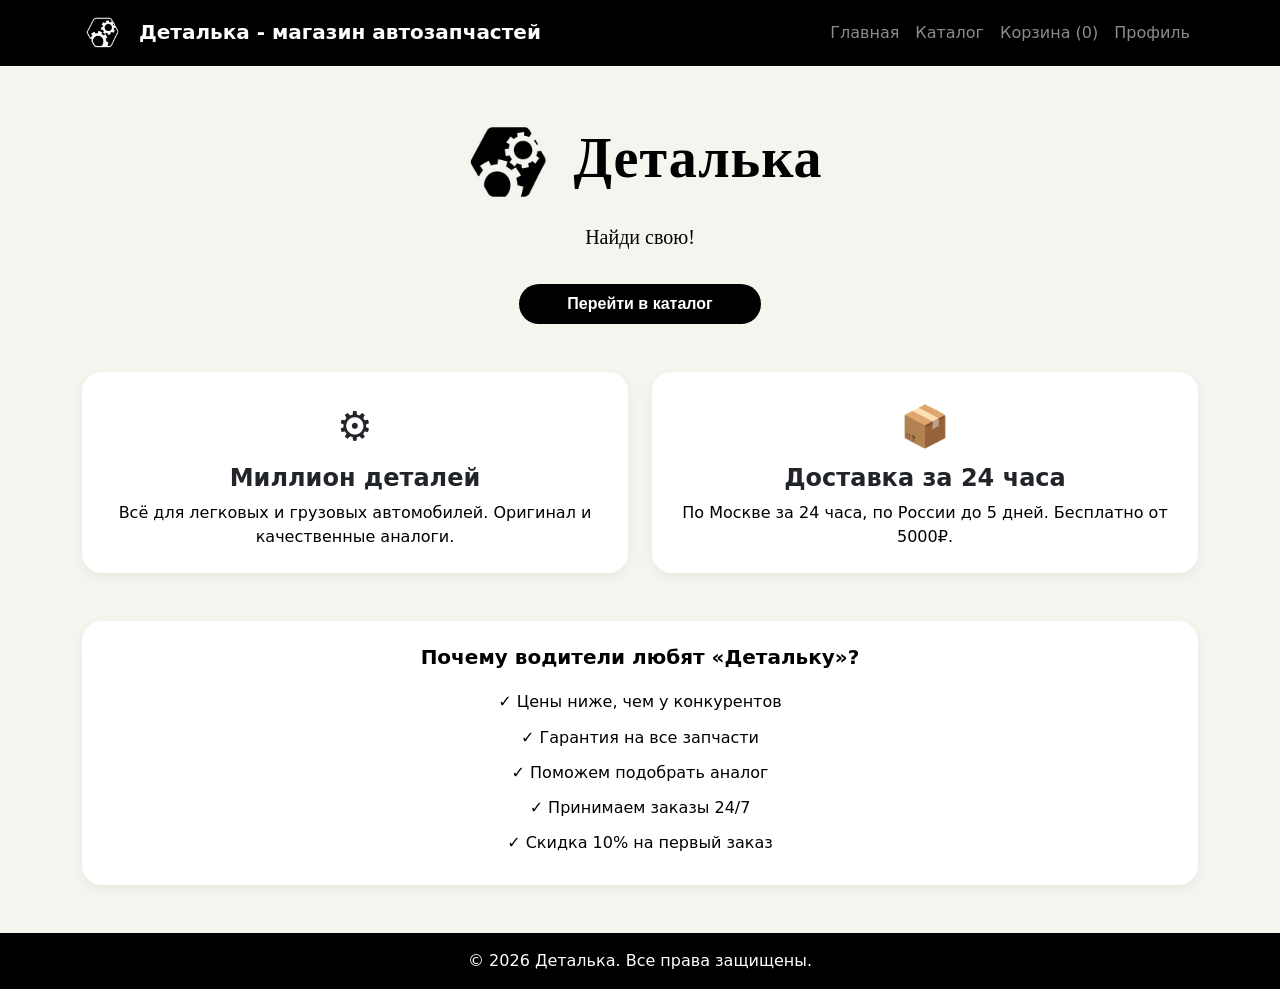
<file: front/index.html>
<!DOCTYPE html>
<html lang="ru">
<head>
    <meta charset="UTF-8">
    <meta name="viewport" content="width=device-width, initial-scale=1.0">
    <title>Деталька - Магазин автозапчастей</title>
    <link href="https://cdn.jsdelivr.net/npm/bootstrap@5.3.0/dist/css/bootstrap.min.css" rel="stylesheet">
    <link rel="stylesheet" href="style.css">
</head>
<body>
    <nav class="navbar navbar-expand-lg navbar-dark">
        <div class="container">
           <a class="navbar-brand fw-semibold" href="index.html">
            <img src="images/лого.png" alt="Логотип" style="height: 40px; width: auto; display: inline-block; margin-right: 10px;">
             Деталька - магазин автозапчастей
            </a>
            <button class="navbar-toggler" type="button" data-bs-toggle="collapse" data-bs-target="#navbarNav">
                <span class="navbar-toggler-icon"></span>
            </button>
            <div class="collapse navbar-collapse" id="navbarNav">
                <ul class="navbar-nav ms-auto">
    <li class="nav-item"><a class="nav-link" href="index.html">Главная</a></li>
    <li class="nav-item"><a class="nav-link" href="catalog.html">Каталог</a></li>
    <li class="nav-item"><a class="nav-link" href="cart.html">Корзина (<span id="cartCount">0</span>)</a></li>
    <li class="nav-item"><a class="nav-link" href="profile.html">Профиль</a></li>
    <li class="nav-item" id="adminNavItem" style="display: none;">
        <a class="nav-link" href="admin.html">Админ-панель</a>
    </li>
    <li class="nav-item" id="logoutNavItem" style="display: none;">
        <a class="nav-link" href="#" onclick="logoutUser(); return false;">Выйти</a>
    </li>
</ul>
            </div>
        </div>
    </nav>

    <div class="container my-5">
        <!-- Шапка -->
        <div class="text-center mb-5">
            <h1 class="display-4 fw-bold" style="color: #000000;">
            <img src="images/лого2.png" alt="Логотип" style="height: 100px; width: auto; display: inline-block; margin-right: 1px;">
            Деталька</h1>
            <p class="lead-text mt-2">Найди свою!</p>
            <a href="catalog.html" class="btn btn-soft mt-3 px-5 py-2 rounded-pill fw-semibold">Перейти в каталог</a>
          <a href="react-api.html"
   class="btn btn-outline-dark mt-3 px-5 py-2 rounded-pill fw-semibold admin-only-link"
   style="display: none;">
    React API
</a>
        </div>

        <div class="row g-4 mb-5">
            <div class="col-md-6">
                <div class="feature-card text-center">
                    <div class="fs-1 mb-2">⚙️</div>
                    <h4>Миллион деталей</h4>
                    <p class="mb-0" style="color: #000000;">Всё для легковых и грузовых автомобилей. Оригинал и качественные аналоги.</p>
                </div>
            </div>
            <div class="col-md-6">
                <div class="feature-card text-center">
                    <div class="fs-1 mb-2">📦</div>
                    <h4>Доставка за 24 часа</h4>
                    <p class="mb-0" style="color: #000000;">По Москве за 24 часа, по России до 5 дней. Бесплатно от 5000₽.</p>
                </div>
            </div>
        </div>

        <div class="benefits-list">
            <h2 class="h5 text-center mb-3 fw-semibold" style="color: #000000;">Почему водители любят «Детальку»?</h2>
            <ul class="list-unstyled text-center mb-0" style="color: #000000;">
                <li>✓ Цены ниже, чем у конкурентов</li>
                <li>✓ Гарантия на все запчасти</li>
                <li>✓ Поможем подобрать аналог</li>
                <li>✓ Принимаем заказы 24/7</li>
                <li>✓ Скидка 10% на первый заказ</li>
            </ul>
        </div>
    </div>

    <footer class="text-white text-center py-3 mt-5">
        <p class="mb-0">&copy; 2026 Деталька. Все права защищены.</p>
    </footer>

    <script src="https://cdn.jsdelivr.net/npm/bootstrap@5.3.0/dist/js/bootstrap.bundle.min.js"></script>
    <script src="script.js"></script>
</body>
</html>
</file>
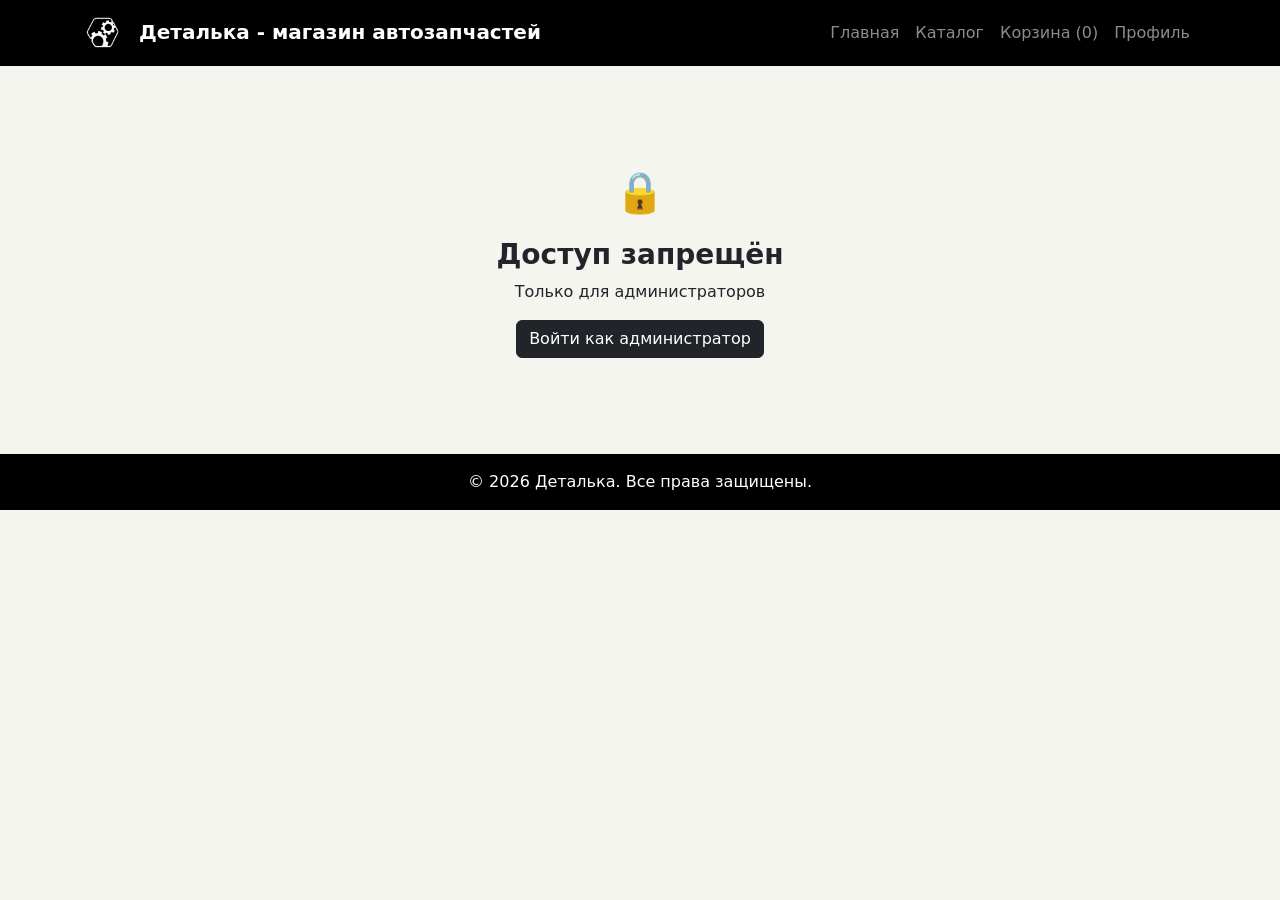
<file: front/admin.html>
<!DOCTYPE html>
<html lang="ru">
<head>
    <meta charset="UTF-8">
    <meta name="viewport" content="width=device-width, initial-scale=1.0">
    <title>Админ-панель - Деталька</title>
    <link href="https://cdn.jsdelivr.net/npm/bootstrap@5.3.0/dist/css/bootstrap.min.css" rel="stylesheet">
    <link rel="stylesheet" href="style.css">
</head>
<body>
    <nav class="navbar navbar-expand-lg navbar-dark">
        <div class="container">
            <a class="navbar-brand fw-semibold" href="index.html">
            <img src="images/лого.png" alt="Логотип" style="height: 40px; width: auto; display: inline-block; margin-right: 10px;">
             Деталька - магазин автозапчастей
            </a>
            <button class="navbar-toggler" type="button" data-bs-toggle="collapse" data-bs-target="#navbarNav">
                <span class="navbar-toggler-icon"></span>
            </button>
            <div class="collapse navbar-collapse" id="navbarNav">
                <ul class="navbar-nav ms-auto">
                    <li class="nav-item"><a class="nav-link" href="index.html">Главная</a></li>
                    <li class="nav-item"><a class="nav-link" href="catalog.html">Каталог</a></li>
                    <li class="nav-item"><a class="nav-link" href="cart.html">Корзина (<span id="cartCount">0</span>)</a></li>
                    <li class="nav-item"><a class="nav-link" href="profile.html">Профиль</a></li>
                    <li class="nav-item" id="adminNavItem" style="display: none;">
                        <a class="nav-link active" href="admin.html">Админ-панель</a>
                    </li>
                    <li class="nav-item" id="logoutNavItem" style="display: none;">
                        <a class="nav-link" href="#" onclick="logoutUser(); return false;">Выйти</a>
                    </li>
                </ul>
            </div>
        </div>
    </nav>

    <div class="container my-5">
        <div id="unauthorizedMessage" class="text-center py-5" style="display: none;">
            <div class="fs-1 mb-3">🔒</div>
            <h3>Доступ запрещён</h3>
            <p>Только для администраторов</p>
            <a href="login.html" class="btn btn-dark">Войти как администратор</a>
        </div>
        
        <div id="adminContent" style="display: none;">
            <h1 class="text-center mb-4">Панель администратора</h1>
            
            <!-- Вкладка: Пользователи -->
            <div id="tabUsers" class="tab-content">
                <div class="card">
                    <div class="card-header bg-dark text-white d-flex justify-content-between align-items-center">
                        <span>Список пользователей</span>
                    </div>
                    <div class="card-body">
                        <div id="usersList" class="table-responsive">
                            <div class="text-center py-3">
                                <div class="spinner-border text-dark" role="status">
                                    <span class="visually-hidden">Загрузка...</span>
                                </div>
                                <p>Загрузка пользователей...</p>
                            </div>
                        </div>
                    </div>
                </div>
            </div>
            <div class="card mt-4">
    <div class="card-header bg-dark text-white">
        Добавить товар в каталог
    </div>
    <div class="card-body">
        <form id="addProductForm">
            <div class="mb-3">
                <label class="form-label">Название товара</label>
                <input type="text" class="form-control" id="productName" required>
            </div>

            <div class="mb-3">
                <label class="form-label">Артикул</label>
                <input type="text" class="form-control" id="productArticle" required>
            </div>

            <div class="mb-3">
                <label class="form-label">Цена</label>
                <input type="number" class="form-control" id="productPrice" required>
            </div>

            <div class="mb-3">
                <label class="form-label">Категория</label>
                <select class="form-select" id="productCategory" required>
                    <option value="engine">Двигатель</option>
                    <option value="brakes">Тормозная система</option>
                    <option value="suspension">Подвеска и шины</option>
                    <option value="electrics">Электрика и климат</option>
                    <option value="body">Кузов и оптика</option>
                </select>
            </div>

            <div class="mb-3">
                <label class="form-label">Описание</label>
                <textarea class="form-control" id="productDescription" required></textarea>
            </div>

            <div class="mb-3">
                <label class="form-label">Путь к картинке</label>
                <input type="text" class="form-control" id="productImage" placeholder="images/placeholder.jpg">
            </div>

            <button type="submit" class="btn btn-dark w-100">Добавить товар</button>
        </form>
    </div>
</div>
        </div>
    </div>

    <footer class="text-white text-center py-3 mt-5">
        <p class="mb-0">&copy; 2026 Деталька. Все права защищены.</p>
    </footer>

    <script src="https://cdn.jsdelivr.net/npm/bootstrap@5.3.0/dist/js/bootstrap.bundle.min.js"></script>
    <script src="script.js"></script>

    <script>
        let currentUser = null;
        
        // Проверка прав доступа
       function checkAdminAccess() {
    currentUser = getCurrentUser();
    
    console.log('Проверка доступа:', currentUser); 
    
    if (!currentUser || currentUser.role !== 'admin') {
        document.getElementById('unauthorizedMessage').style.display = 'block';
        document.getElementById('adminContent').style.display = 'none';
        return false;
    }
    
    document.getElementById('unauthorizedMessage').style.display = 'none';
    document.getElementById('adminContent').style.display = 'block';
    const logoutItem = document.getElementById('logoutNavItem');
    if (logoutItem) logoutItem.style.display = 'block';
    
    const adminItem = document.getElementById('adminNavItem');
    if (adminItem) adminItem.style.display = 'block';
    loadUsers();

    return true;
}
        
        //УПРАВЛЕНИЕ ПОЛЬЗОВАТЕЛЯМИ
        async function loadUsers() {
            const container = document.getElementById('usersList');
            container.innerHTML = '<div class="text-center py-3"><div class="spinner-border"></div><p>Загрузка...</p></div>';
            
            try {
                const response = await fetch(`${API_BASE_URL}/index.php/users`);
                const users = await response.json();
                
                if (Array.isArray(users)) {
                    displayUsers(users);
                } else {
                    container.innerHTML = '<div class="alert alert-danger">Ошибка загрузки пользователей</div>';
                }
            } catch (error) {
                console.error('Ошибка:', error);
                container.innerHTML = '<div class="alert alert-danger">Ошибка соединения с сервером</div>';
            }
        }
        
        function displayUsers(users) {
            const container = document.getElementById('usersList');
            
            if (users.length === 0) {
                container.innerHTML = '<p class="text-center">Нет пользователей</p>';
                return;
            }
            
            container.innerHTML = `
                <table class="table table-bordered table-hover">
                    <thead class="table-dark">
                        <tr>
                            <th>ID</th>
                            <th>Имя</th>
                            <th>Email</th>
                            <th>Возраст</th>
                            <th>Роль</th>
                            <th>Действия</th>
                        </tr>
                    </thead>
                    <tbody>
                        ${users.map(user => `
                            <tr>
                                <td>${user.id}</td>
                                <td>${user.name}</td>
                                <td>${user.email}</td>
                                <td>${user.age || '-'}</td>
                                <td><span class="badge ${user.role === 'admin' ? 'bg-danger' : 'bg-secondary'}">${user.role === 'admin' ? 'Админ' : 'Пользователь'}</span></td>
                                <td>
                                    <button class="btn btn-danger btn-sm" onclick="deleteUserById(${user.id})" ${user.id === currentUser?.id ? 'disabled' : ''}>Удалить</button>
                                </td>
                            </tr>
                        `).join('')}
                    </tbody>
                </table>
            `;
        }
        
        async function deleteUserById(userId) {
            if (!confirm('Вы уверены, что хотите удалить этого пользователя?')) return;
            
            try {
                const response = await fetch(`${API_BASE_URL}/index.php/users/${userId}`, {
                    method: 'DELETE'
                });
                const result = await response.json();
                
                if (result.success) {
                    showNotification('Пользователь удалён', 'success');
                    loadUsers();
                } else {
                    showNotification('Ошибка удаления', 'error');
                }
            } catch (error) {
                showNotification('Ошибка соединения', 'error');
            }
        }
        
        // Инициализация
        document.addEventListener('DOMContentLoaded', function() {
            updateCartCount();
            updateLogoutButton();
            checkAdminAccess();
        });

        setInterval(() => {
    const user = getCurrentUser();

    if (!user || user.role !== 'admin') {
        window.location.href = 'index.html';
    }
}, 1000);
    </script>
</body>
</html>
</file>
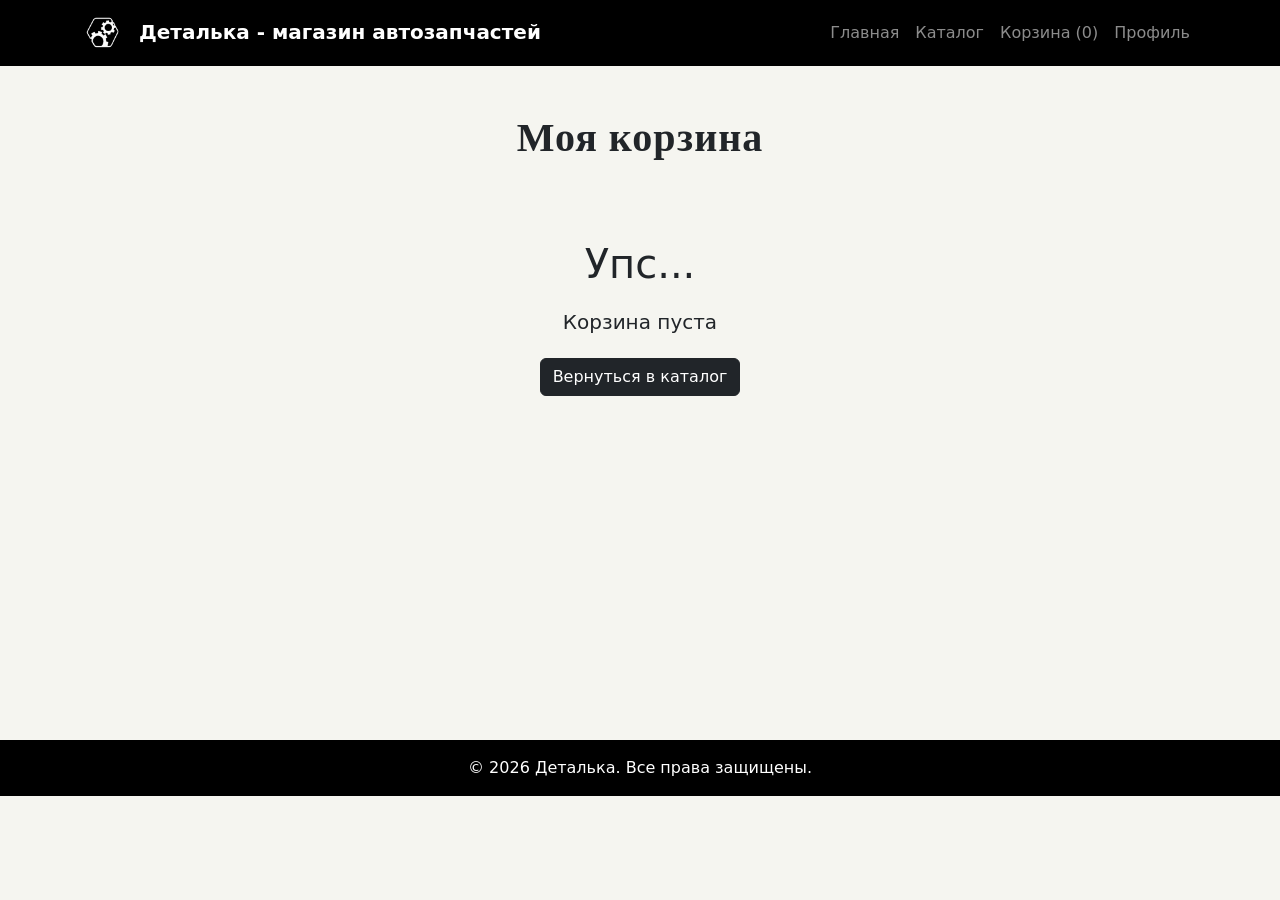
<file: front/cart.html>
<!DOCTYPE html>
<html lang="ru">
<head>
    <meta charset="UTF-8">
    <meta name="viewport" content="width=device-width, initial-scale=1.0">
    <title>Корзина - Деталька</title>
    <link href="https://cdn.jsdelivr.net/npm/bootstrap@5.3.0/dist/css/bootstrap.min.css" rel="stylesheet">
    <link rel="stylesheet" href="style.css">
</head>
<body>
    <nav class="navbar navbar-expand-lg navbar-dark">
        <div class="container">
             <a class="navbar-brand fw-semibold" href="index.html">
            <img src="images/лого.png" alt="Логотип" style="height: 40px; width: auto; display: inline-block; margin-right: 10px;">
             Деталька - магазин автозапчастей
            </a>
            <button class="navbar-toggler" type="button" data-bs-toggle="collapse" data-bs-target="#navbarNav">
                <span class="navbar-toggler-icon"></span>
            </button>
            <div class="collapse navbar-collapse" id="navbarNav">
               <ul class="navbar-nav ms-auto">
    <li class="nav-item"><a class="nav-link" href="index.html">Главная</a></li>
    <li class="nav-item"><a class="nav-link" href="catalog.html">Каталог</a></li>
    <li class="nav-item"><a class="nav-link" href="cart.html">Корзина (<span id="cartCount">0</span>)</a></li>
    <li class="nav-item"><a class="nav-link" href="profile.html">Профиль</a></li>
    <li class="nav-item" id="adminNavItem" style="display: none;">
        <a class="nav-link" href="admin.html">Админ-панель</a>
    </li>
    <li class="nav-item" id="logoutNavItem" style="display: none;">
        <a class="nav-link" href="#" onclick="logoutUser(); return false;">Выйти</a>
    </li>
</ul>
            </div>
        </div>
    </nav>

    <div class="container my-5">
        <h1 class="text-center mb-4">Моя корзина</h1>
        
        <div id="cartItems" class="mb-4">
            <div class="text-center py-5">
                <div class="spinner-border text-dark" role="status">
                    <span class="visually-hidden">Загрузка...</span>
                </div>
                <p class="mt-2">Загрузка корзины...</p>
            </div>
        </div>
        
        <div id="cartSummary" class="card" style="display: none;">
            <div class="card-body">
                <h5 class="card-title">Итого</h5>
                <p>Количество товаров: <span id="totalItems">0</span></p>
                <p class="h4">Сумма: <span id="totalPrice">0</span> ₽</p>
                <button class="btn btn-success w-100 mb-2" onclick="checkout()">Оформить заказ</button>
                <button class="btn btn-outline-danger w-100" onclick="clearCart()">Очистить корзину</button>
            </div>
        </div>
    </div>

     <div style="height: 200px;"></div>

    <footer class="text-white text-center py-3 mt-5">
        <p class="mb-0">&copy; 2026 Деталька. Все права защищены.</p>
    </footer>

    <script src="https://cdn.jsdelivr.net/npm/bootstrap@5.3.0/dist/js/bootstrap.bundle.min.js"></script>
    <script src="script.js"></script>

    <script>
        let cartProducts = [];
        
        // Загрузка корзины
        function loadCartItems() {
            const cart = getCart(); //берет данные из local storage
            
            if (cart.length === 0) {
                document.getElementById('cartItems').innerHTML = `
                    <div class="text-center py-5">
                        <div class="fs-1 mb-3">Упс...</div>
                        <p class="h5">Корзина пуста</p>
                        <a href="catalog.html" class="btn btn-dark mt-3">Вернуться в каталог</a>
                    </div>
                `;
                document.getElementById('cartSummary').style.display = 'none';
                return;
            }
            cartProducts = cart.map(item => ({
                id: item.id,
                name: item.name || `Товар ${item.id}`,
                price: item.price || 0,
                article: item.article || '---',
                quantity: item.quantity || 1
            }));
            
            displayCartItems();
            updateCartSummary();
            document.getElementById('cartSummary').style.display = 'block';
        }
        
        // Отображение товаров в корзине
        function displayCartItems() {
            const container = document.getElementById('cartItems');
            if (cartProducts.length === 0) return;
            
            container.innerHTML = cartProducts.map(item => `
                <div class="cart-item d-flex justify-content-between align-items-center border-bottom pb-3 mb-3">
                    <div class="flex-grow-1">
                        <h5 class="mb-1">${item.name}</h5>
                        <p class="mb-0 text-muted small">Артикул: ${item.article}</p>
                        <p class="mb-0">${item.price.toLocaleString()} ₽</p>
                    </div>
                    <div class="d-flex align-items-center">
                        <div class="input-group me-2" style="width: 120px;">
                            <button class="btn btn-outline-secondary btn-sm" onclick="changeQuantity(${item.id}, -1)">-</button>
                            <input type="text" class="form-control text-center quantity-input" value="${item.quantity}" readonly style="width: 40px;">
                            <button class="btn btn-outline-secondary btn-sm" onclick="changeQuantity(${item.id}, 1)">+</button>
                        </div>
                        <button class="btn btn-danger btn-sm" onclick="removeFromCart(${item.id}); loadCartItems();">
                            Удалить
                        </button>
                    </div>
                </div>
            `).join('');
        }
        
        // Изменение количества товара
        function changeQuantity(productId, delta) {
            let cart = getCart();
            const itemIndex = cart.findIndex(i => i.id === productId);
            
            if (itemIndex !== -1) {
                const newQuantity = (cart[itemIndex].quantity || 1) + delta;
                if (newQuantity <= 0) {
                    cart.splice(itemIndex, 1);
                } else {
                    cart[itemIndex].quantity = newQuantity;
                }
                saveCart(cart);
                loadCartItems();
            }
        }
        
        // Обновление итоговой суммы
        function updateCartSummary() {
            const totalItems = cartProducts.reduce((sum, item) => sum + (item.quantity || 1), 0);
            const totalPrice = cartProducts.reduce((sum, item) => sum + (item.price * (item.quantity || 1)), 0);
            
            document.getElementById('totalItems').textContent = totalItems;
            document.getElementById('totalPrice').textContent = totalPrice.toLocaleString();
        }
        
        // Оформление заказа
        function checkout() {
            const cart = getCart();
            if (cart.length === 0) {
                showNotification('Корзина пуста', 'error');
                return;
            }
            const isLoggedIn = localStorage.getItem('isLoggedIn') === 'true';
            
            if (!isLoggedIn) {
                if (confirm('Для оформления заказа необходимо авторизоваться. Перейти на страницу авторизации?')) {
                    window.location.href = 'login.html';
                }
                return;
            }
            
            alert('✅ Заказ оформлен! Спасибо за покупку!\n\nС вами свяжется менеджер для подтверждения заказа в течение 15 минут.');
            saveCart([]);
            loadCartItems();
            updateCartCount();
        }
        
        // Инициализация страницы корзины
        document.addEventListener('DOMContentLoaded', function() {
            updateCartCount();
            loadCartItems();
        });
    </script>
</body>
</html>
</file>
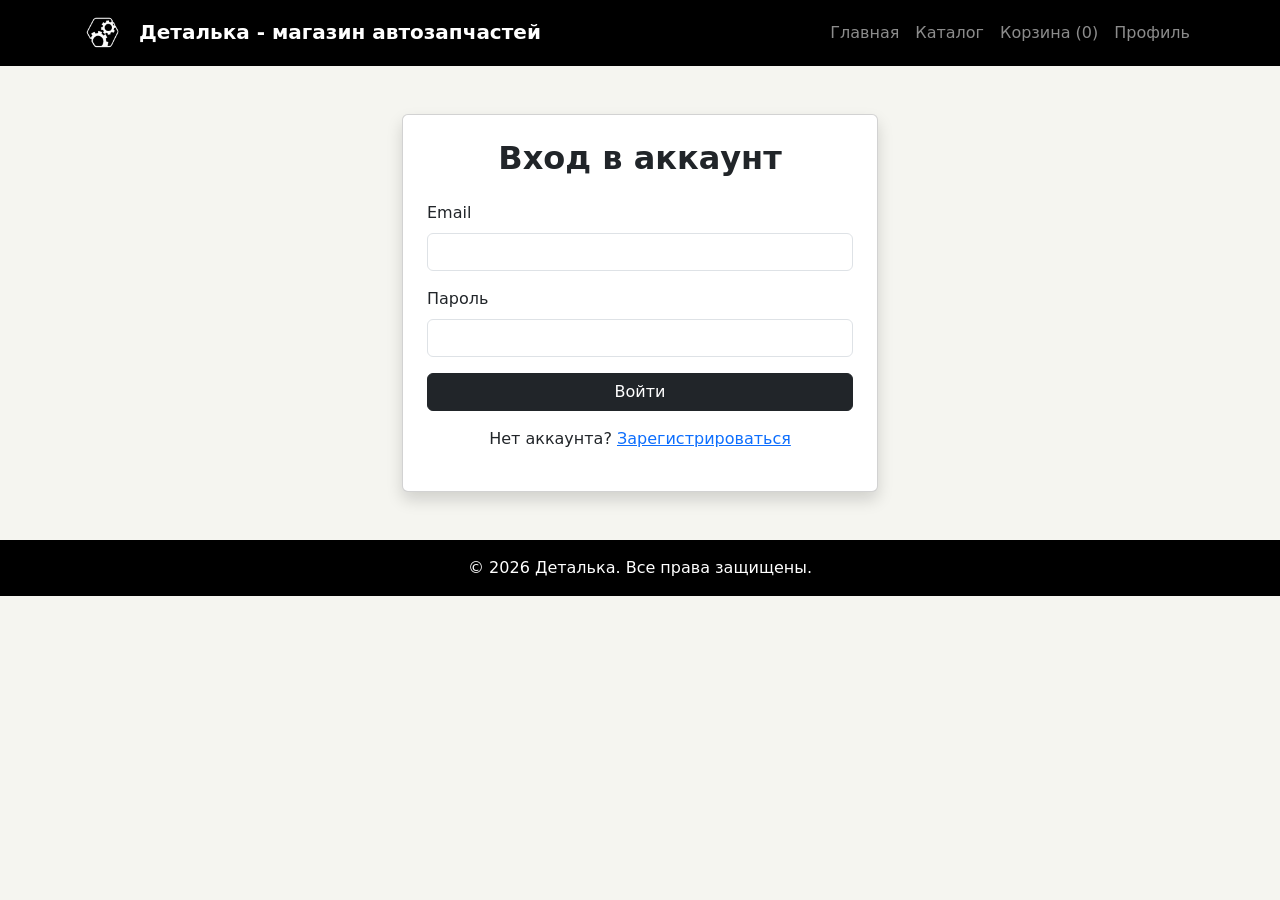
<file: front/login.html>
<!DOCTYPE html>
<html lang="ru">
<head>
    <meta charset="UTF-8">
    <meta name="viewport" content="width=device-width, initial-scale=1.0">
    <title>Вход - Деталька</title>
    <link href="https://cdn.jsdelivr.net/npm/bootstrap@5.3.0/dist/css/bootstrap.min.css" rel="stylesheet">
    <link rel="stylesheet" href="style.css">
</head>
<body>
    <nav class="navbar navbar-expand-lg navbar-dark">
        <div class="container">
             <a class="navbar-brand fw-semibold" href="index.html">
            <img src="images/лого.png" alt="Логотип" style="height: 40px; width: auto; display: inline-block; margin-right: 10px;">
             Деталька - магазин автозапчастей
            </a>
            <button class="navbar-toggler" type="button" data-bs-toggle="collapse" data-bs-target="#navbarNav">
                <span class="navbar-toggler-icon"></span>
            </button>
            <div class="collapse navbar-collapse" id="navbarNav">
                <ul class="navbar-nav ms-auto">
                    <li class="nav-item"><a class="nav-link" href="index.html">Главная</a></li>
                    <li class="nav-item"><a class="nav-link" href="catalog.html">Каталог</a></li>
                    <li class="nav-item"><a class="nav-link" href="cart.html">Корзина (<span id="cartCount">0</span>)</a></li>
                    <li class="nav-item"><a class="nav-link" href="profile.html">Профиль</a></li>
                </ul>
            </div>
        </div>
    </nav>

    <div class="container my-5" style="max-width: 500px;">
        <div class="card shadow">
            <div class="card-body p-4">
                <h2 class="text-center mb-4">Вход в аккаунт</h2>
                
                <div id="errorMessage" class="alert alert-danger d-none"></div>
                
                <form id="loginForm">
                    <div class="mb-3">
                        <label for="email" class="form-label">Email</label>
                        <input type="email" class="form-control" id="email" required>
                    </div>
                    <div class="mb-3">
                        <label for="password" class="form-label">Пароль</label>
                        <input type="password" class="form-control" id="password" required>
                    </div>
                    <button type="submit" class="btn btn-dark w-100">Войти</button>
                </form>
                
                <p class="text-center mt-3">
                    Нет аккаунта? <a href="register.html">Зарегистрироваться</a>
                </p>
            </div>
        </div>
    </div>

    <footer class="text-white text-center py-3 mt-5">
        <p class="mb-0">&copy; 2026 Деталька. Все права защищены.</p>
    </footer>

    <script src="https://cdn.jsdelivr.net/npm/bootstrap@5.3.0/dist/js/bootstrap.bundle.min.js"></script>
    <script src="script.js"></script>

    <script>
        // Ждём полной загрузки DOM перед выполнением кода
        document.addEventListener('DOMContentLoaded', function() {
            console.log('DOM загружен, инициализация страницы входа');
            
            // Обновляем счётчик корзины
            if (typeof updateCartCount === 'function') {
                updateCartCount();
            } else {
                console.warn('updateCartCount не найдена');
            }
            
            // Проверяем, авторизован ли уже пользователь
            if (typeof getCurrentUser === 'function') {
                const user = getCurrentUser();
                if (user) {
                    console.log('Пользователь уже авторизован, перенаправляем на главную');
                    window.location.href = 'index.html';
                    return;
                }
            }
            
            // Находим форму
            const loginForm = document.getElementById('loginForm');
            if (!loginForm) {
                console.error('Форма с id="loginForm" не найдена!');
                return;
            }
            
            console.log('Форма найдена, добавляем обработчик');
            
            // Добавляем обработчик отправки формы
            loginForm.addEventListener('submit', async function(e) {
                e.preventDefault();
                console.log('Форма отправлена');
                
                const email = document.getElementById('email').value;
                const password = document.getElementById('password').value;
                const errorDiv = document.getElementById('errorMessage');
                
                console.log('Email:', email);
                
                // Скрываем предыдущую ошибку
                if (errorDiv) {
                    errorDiv.classList.add('d-none');
                }
                
                // Проверяем, что функция loginUser существует
                if (typeof loginUser === 'undefined') {
                    console.error('Функция loginUser не найдена!');
                    if (errorDiv) {
                        errorDiv.textContent = 'Ошибка: функция входа не загружена';
                        errorDiv.classList.remove('d-none');
                    }
                    return;
                }
                
                // Отправляем запрос на вход
                const result = await loginUser(email, password);
                console.log('Результат входа:', result);
                
                if (result.success) {
                    if (typeof showNotification === 'function') {
                        showNotification(`Добро пожаловать, ${result.user.name}!`, 'success');
                    } else {
                        alert(`Добро пожаловать, ${result.user.name}!`);
                    }
                    window.location.href = 'index.html';
                } else {
                    if (errorDiv) {
                        errorDiv.textContent = result.error || 'Ошибка входа';
                        errorDiv.classList.remove('d-none');
                    }
                }
                
            });
            
        });
    </script>
</body>
</html>
</file>
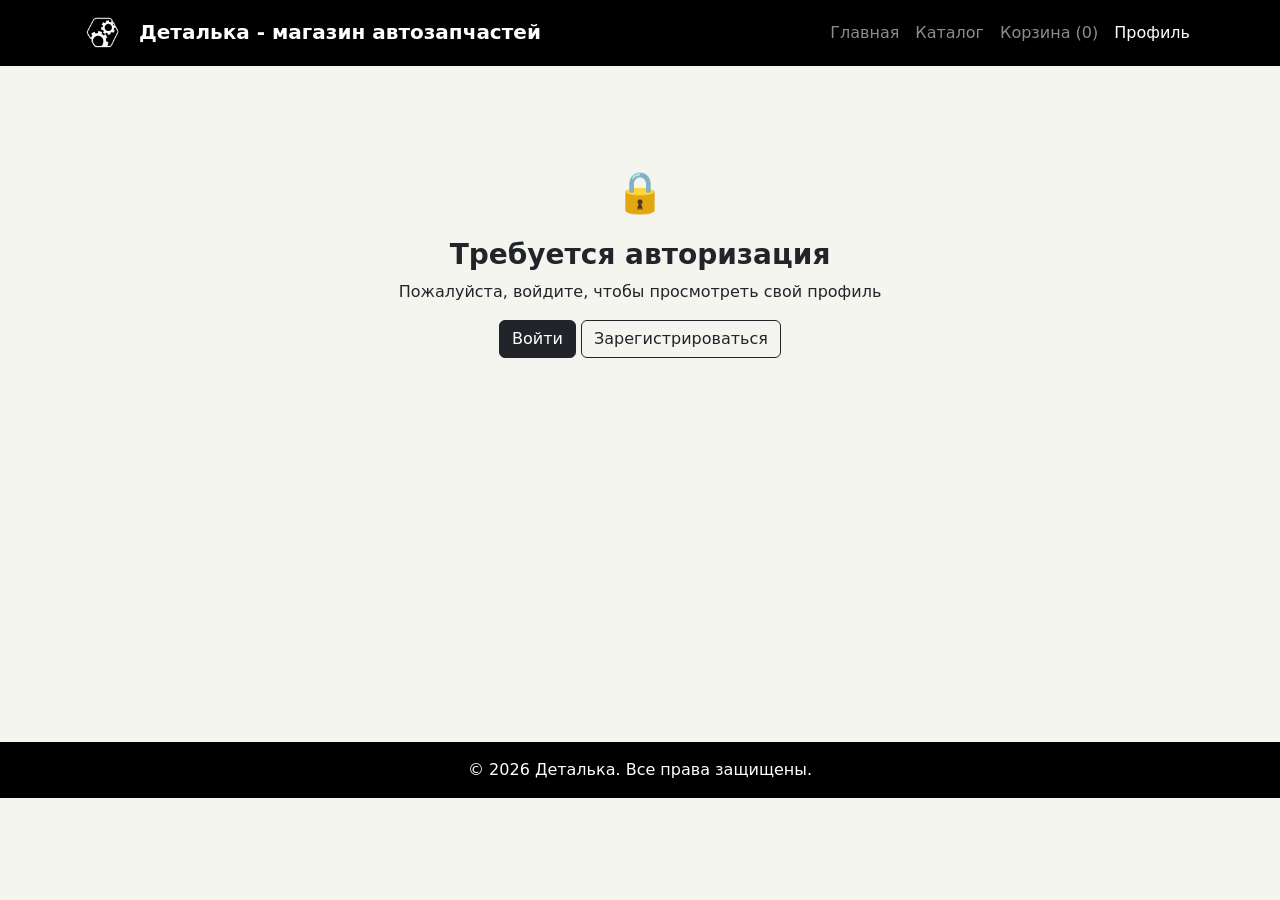
<file: front/profile.html>
<!DOCTYPE html>
<html lang="ru">
<head>
    <meta charset="UTF-8">
    <meta name="viewport" content="width=device-width, initial-scale=1.0">
    <title>Профиль - Деталька</title>
    <link href="https://cdn.jsdelivr.net/npm/bootstrap@5.3.0/dist/css/bootstrap.min.css" rel="stylesheet">
    <link rel="stylesheet" href="style.css">
</head>
<body>
    <nav class="navbar navbar-expand-lg navbar-dark">
        <div class="container">
            <a class="navbar-brand fw-semibold" href="index.html">
                <img src="images/лого.png" alt="Логотип" style="height: 40px; width: auto; display: inline-block; margin-right: 10px;">
                Деталька - магазин автозапчастей
            </a>

            <button class="navbar-toggler" type="button" data-bs-toggle="collapse" data-bs-target="#navbarNav">
                <span class="navbar-toggler-icon"></span>
            </button>

            <div class="collapse navbar-collapse" id="navbarNav">
                <ul class="navbar-nav ms-auto">
                    <li class="nav-item"><a class="nav-link" href="index.html">Главная</a></li>
                    <li class="nav-item"><a class="nav-link" href="catalog.html">Каталог</a></li>
                    <li class="nav-item"><a class="nav-link" href="cart.html">Корзина (<span id="cartCount">0</span>)</a></li>
                    <li class="nav-item"><a class="nav-link active" href="profile.html">Профиль</a></li>

                    <li class="nav-item" id="adminNavItem" style="display: none;">
                        <a class="nav-link" href="admin.html">Админ-панель</a>
                    </li>
                </ul>
            </div>
        </div>
    </nav>

    <div class="container my-5" style="max-width: 600px;">

        <div id="unauthorizedMessage" class="text-center py-5" style="display: none;">
            <div class="fs-1 mb-3">🔒</div>

            <h3>Требуется авторизация</h3>

            <p>
                Пожалуйста, войдите, чтобы просмотреть свой профиль
            </p>

            <a href="login.html" class="btn btn-dark">
                Войти
            </a>

            <a href="register.html" class="btn btn-outline-dark">
                Зарегистрироваться
            </a>
        </div>

        <div id="profileContent" style="display: none;">
            <div class="card shadow">

                <div class="card-header bg-dark text-white">
                    <h4 class="mb-0">Мой профиль</h4>
                </div>

                <div class="card-body">

                    <div class="text-center mb-4">
                        <div class="fs-1">😽</div>
                        <h3 id="userName"></h3>
                        <span id="userRole" class="badge bg-secondary"></span>
                    </div>

                    <table class="table table-borderless">

                        <tr>
                            <th style="width: 120px;">ID:</th>
                            <td id="userId"></td>
                        </tr>

                        <tr>
                            <th style="width: 120px;">Email:</th>
                            <td id="userEmail"></td>
                        </tr>

                        <tr>
                            <th>Возраст:</th>
                            <td id="userAge"></td>
                        </tr>

                    </table>

                    <hr>

                    <div class="d-grid gap-2">
                        <button
                            class="btn btn-outline-danger"
                            onclick="logoutAndRedirect()">
                            Выйти из аккаунта
                        </button>
                    </div>

                </div>
            </div>
        </div>
    </div>

    <div style="height: 240px;"></div>

    <footer class="text-white text-center py-3 mt-5">
        <p class="mb-0">
            &copy; 2026 Деталька. Все права защищены.
        </p>
    </footer>

    <script src="https://cdn.jsdelivr.net/npm/bootstrap@5.3.0/dist/js/bootstrap.bundle.min.js"></script>
    <script src="script.js"></script>

    <script>

        function loadProfile() {

            const user = getCurrentUser();

            if (!user) {

                document.getElementById('unauthorizedMessage').style.display = 'block';
                document.getElementById('profileContent').style.display = 'none';

                return;
            }

            document.getElementById('unauthorizedMessage').style.display = 'none';
            document.getElementById('profileContent').style.display = 'block';

            document.getElementById('userName').textContent = user.name;
            document.getElementById('userEmail').textContent = user.email;
            document.getElementById('userAge').textContent = user.age || 'Не указан';
            document.getElementById('userId').textContent = user.id;

            document.getElementById('userRole').textContent =
                user.role === 'admin'
                    ? 'Администратор'
                    : 'Пользователь';
        }

        async function logoutAndRedirect() {
            await logoutUser();
            window.location.href = 'index.html';
        }

        document.addEventListener('DOMContentLoaded', function() {
            updateCartCount();
            loadProfile();
        });

    </script>
</body>
</html>
</file>
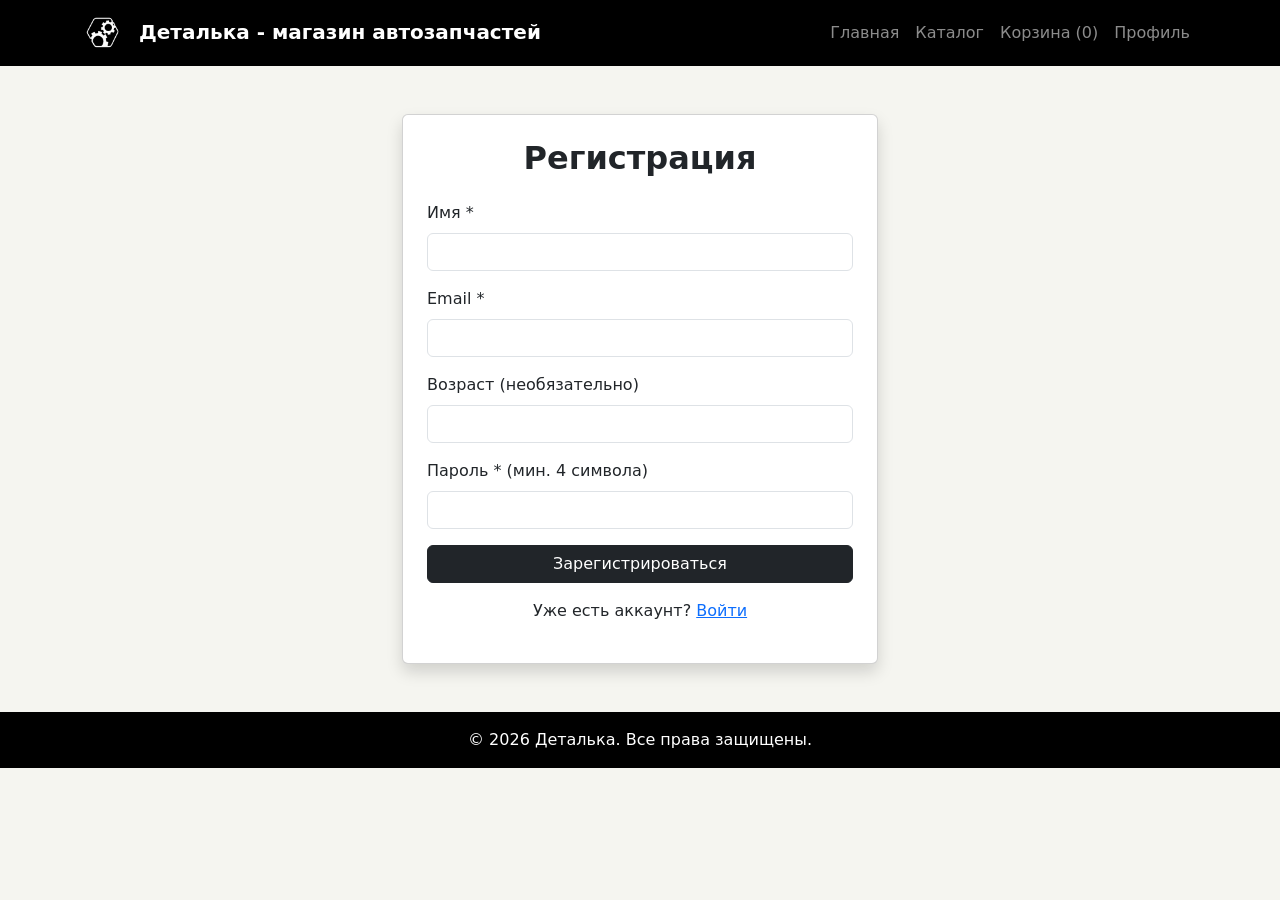
<file: front/register.html>
<!DOCTYPE html>
<html lang="ru">
<head>
    <meta charset="UTF-8">
    <meta name="viewport" content="width=device-width, initial-scale=1.0">
    <title>Регистрация - Деталька</title>
    <link href="https://cdn.jsdelivr.net/npm/bootstrap@5.3.0/dist/css/bootstrap.min.css" rel="stylesheet">
    <link rel="stylesheet" href="style.css">
</head>
<body>
    <nav class="navbar navbar-expand-lg navbar-dark">
        <div class="container">
            <a class="navbar-brand fw-semibold" href="index.html">
            <img src="images/лого.png" alt="Логотип" style="height: 40px; width: auto; display: inline-block; margin-right: 10px;">
             Деталька - магазин автозапчастей
            </a>
            <button class="navbar-toggler" type="button" data-bs-toggle="collapse" data-bs-target="#navbarNav">
                <span class="navbar-toggler-icon"></span>
            </button>
            <div class="collapse navbar-collapse" id="navbarNav">
                <ul class="navbar-nav ms-auto">
                    <li class="nav-item"><a class="nav-link" href="index.html">Главная</a></li>
                    <li class="nav-item"><a class="nav-link" href="catalog.html">Каталог</a></li>
                    <li class="nav-item"><a class="nav-link" href="cart.html">Корзина (<span id="cartCount">0</span>)</a></li>
                    <li class="nav-item"><a class="nav-link" href="profile.html">Профиль</a></li>
                </ul>
            </div>
        </div>
    </nav>

    <div class="container my-5" style="max-width: 500px;">
        <div class="card shadow">
            <div class="card-body p-4">
                <h2 class="text-center mb-4">Регистрация</h2>
                
                <div id="errorMessage" class="alert alert-danger d-none"></div>
                
                <form id="registerForm">
                    <div class="mb-3">
                        <label for="name" class="form-label">Имя *</label>
                        <input type="text" class="form-control" id="name" required>
                    </div>
                    <div class="mb-3">
                        <label for="email" class="form-label">Email *</label>
                        <input type="email" class="form-control" id="email" required>
                    </div>
                    <div class="mb-3">
                        <label for="age" class="form-label">Возраст (необязательно)</label>
                        <input type="number" class="form-control" id="age">
                    </div>
                    <div class="mb-3">
                        <label for="password" class="form-label">Пароль * (мин. 4 символа)</label>
                        <input type="password" class="form-control" id="password" required>
                    </div>
                    <button type="submit" class="btn btn-dark w-100">Зарегистрироваться</button>
                </form>
                
                <p class="text-center mt-3">
                    Уже есть аккаунт? <a href="login.html">Войти</a>
                </p>
            </div>
        </div>
    </div>

    <footer class="text-white text-center py-3 mt-5">
        <p class="mb-0">&copy; 2026 Деталька. Все права защищены.</p>
    </footer>

    <script src="https://cdn.jsdelivr.net/npm/bootstrap@5.3.0/dist/js/bootstrap.bundle.min.js"></script>
    <script src="script.js"></script>

    <script>
        // Ждём полной загрузки DOM перед выполнением кода
        document.addEventListener('DOMContentLoaded', function() {
            console.log('DOM загружен, инициализация страницы регистрации');
            
            // Обновляем счётчик корзины
            if (typeof updateCartCount === 'function') {
                updateCartCount();
            }
            
            // Проверяем, авторизован ли уже пользователь
            if (typeof getCurrentUser === 'function') {
                const user = getCurrentUser();
                if (user) {
                    console.log('Пользователь уже авторизован, перенаправляем на главную');
                    window.location.href = 'index.html';
                    return;
                }
            }
            
            // Находим форму
            const registerForm = document.getElementById('registerForm');
            if (!registerForm) {
                console.error('Форма с id="registerForm" не найдена!');
                return;
            }
            
            console.log('Форма найдена, добавляем обработчик');
            
            // Добавляем обработчик отправки формы
            registerForm.addEventListener('submit', async function(e) {
                e.preventDefault();
                console.log('Форма регистрации отправлена');
                
                const name = document.getElementById('name').value;
                const email = document.getElementById('email').value;
                const age = document.getElementById('age').value;
                const password = document.getElementById('password').value;
                const errorDiv = document.getElementById('errorMessage');
                
                console.log('Имя:', name);
                console.log('Email:', email);
                console.log('Возраст:', age);
                
                // Скрываем предыдущую ошибку
                if (errorDiv) {
                    errorDiv.classList.add('d-none');
                }
                
                // Валидация
                if (!name || !email || !password) {
                    if (errorDiv) {
                        errorDiv.textContent = 'Заполните все обязательные поля';
                        errorDiv.classList.remove('d-none');
                    }
                    return;
                }
                
                if (!email.includes('@')) {
                    if (errorDiv) {
                        errorDiv.textContent = 'Введите корректный email';
                        errorDiv.classList.remove('d-none');
                    }
                    return;
                }
                
                if (password.length < 4) {
                    if (errorDiv) {
                        errorDiv.textContent = 'Пароль должен содержать минимум 4 символа';
                        errorDiv.classList.remove('d-none');
                    }
                    return;
                }
                
                // Проверяем, что функция registerUser существует
                if (typeof registerUser === 'undefined') {
                    console.error('Функция registerUser не найдена!');
                    if (errorDiv) {
                        errorDiv.textContent = 'Ошибка: функция регистрации не загружена';
                        errorDiv.classList.remove('d-none');
                    }
                    return;
                }
                
                // Отправляем запрос на регистрацию
                const result = await registerUser(name, email, password, age || null);
                console.log('Результат регистрации:', result);
                
                if (result.success) {
                    if (typeof showNotification === 'function') {
                        showNotification('Регистрация успешна!', 'success');
                    } else {
                        alert('Регистрация успешна!');
                    }
                    window.location.href = 'index.html';
                } else {
                    if (errorDiv) {
                        errorDiv.textContent = result.error || 'Ошибка регистрации';
                        errorDiv.classList.remove('d-none');
                    }
                }
            });
        });
    </script>
</body>
</html>
</file>
<file: front/style.css>
body {
    background-color: #f5f5f0;
    font-family: 'Segoe UI', system-ui, -apple-system, sans-serif;
}

h1 {
    font-family: 'Segoe Print', 'Comic Sans MS', cursive;
    letter-spacing: 1px;
    font-weight: bold;
}

.lead-text {
    font-family: 'Segoe Print', 'Comic Sans MS', cursive;
    font-size: 1.25rem;
    color: #000000;
}

.btn-soft {
    background-color: #000000;
    border: none;
    color: white;
    transition: background-color 0.2s;
    font-family: 'Segoe UI', sans-serif;
    font-weight: 600;
}

.btn-soft:hover {
    background-color: #333333;
    color: white;
}

.feature-card {
    background: white;
    border-radius: 20px;
    padding: 1.5rem;
    box-shadow: 0 4px 12px rgba(0, 0, 0, 0.05);
    height: 100%;
    transition: transform 0.2s;
}

.benefits-list {
    background: white;
    border-radius: 20px;
    padding: 1.5rem;
    box-shadow: 0 4px 12px rgba(0, 0, 0, 0.05);
}

.benefits-list li {
    padding: 0.35rem 0;
    font-size: 1rem;
}

.navbar {
    background-color: #000000 !important;
}

footer {
    background-color: #000000 !important;
}

h1, h2, h3, h4 {
    font-weight: 600;
}

/* Стили для карточек товаров в каталоге */
.product-card {
    transition: transform 0.2s, box-shadow 0.2s;
    border-radius: 12px;
    overflow: hidden;
}

.product-card:hover {
    transform: translateY(-5px);
    box-shadow: 0 8px 20px rgba(0,0,0,0.15);
}

.product-image {
    height: 200px;
    object-fit: cover;
}

/* Стили для корзины */
.cart-item {
    border-bottom: 1px solid #eee;
    padding: 15px 0;
}

.quantity-input {
    width: 70px;
    text-align: center;
}

/* Стили для картинок товаров */
.product-card-img {
    width: 100%;
    height: 150px;
    object-fit: contain; 
    padding: 10px;
}
</file>
